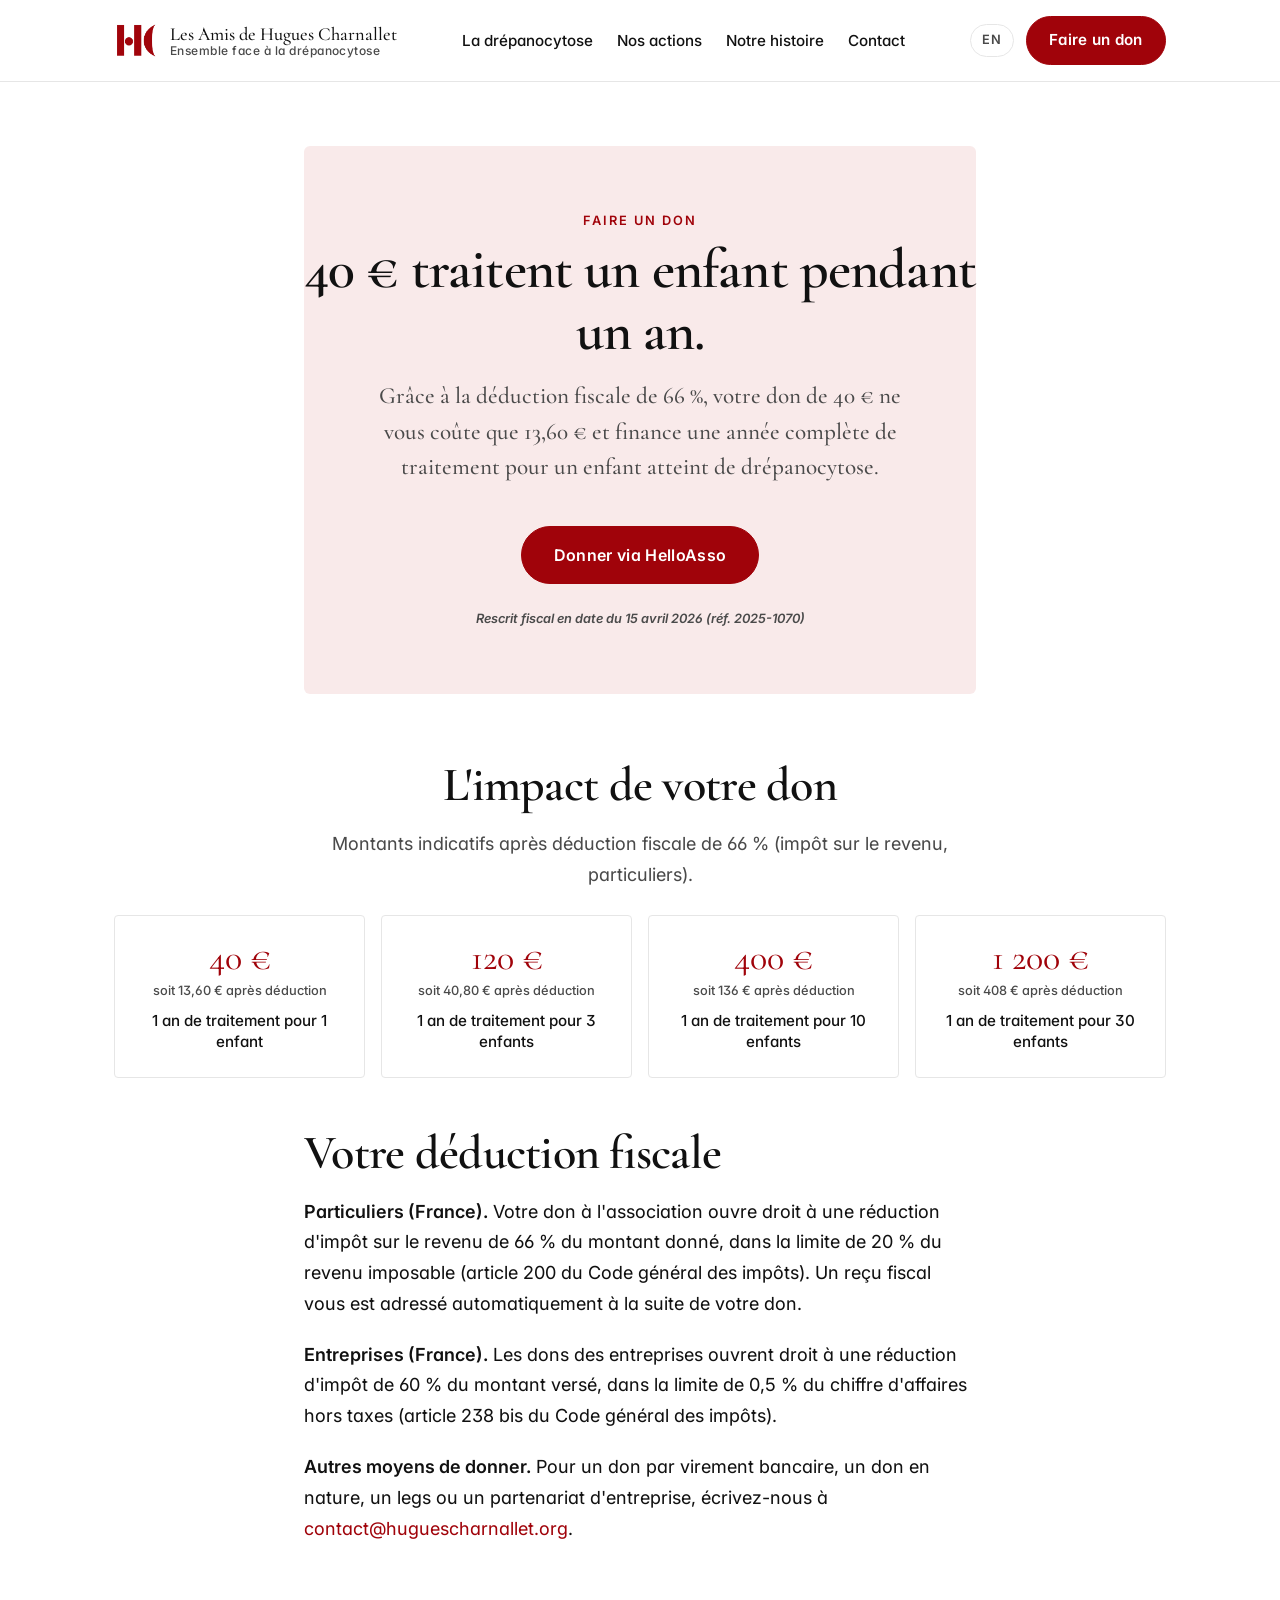
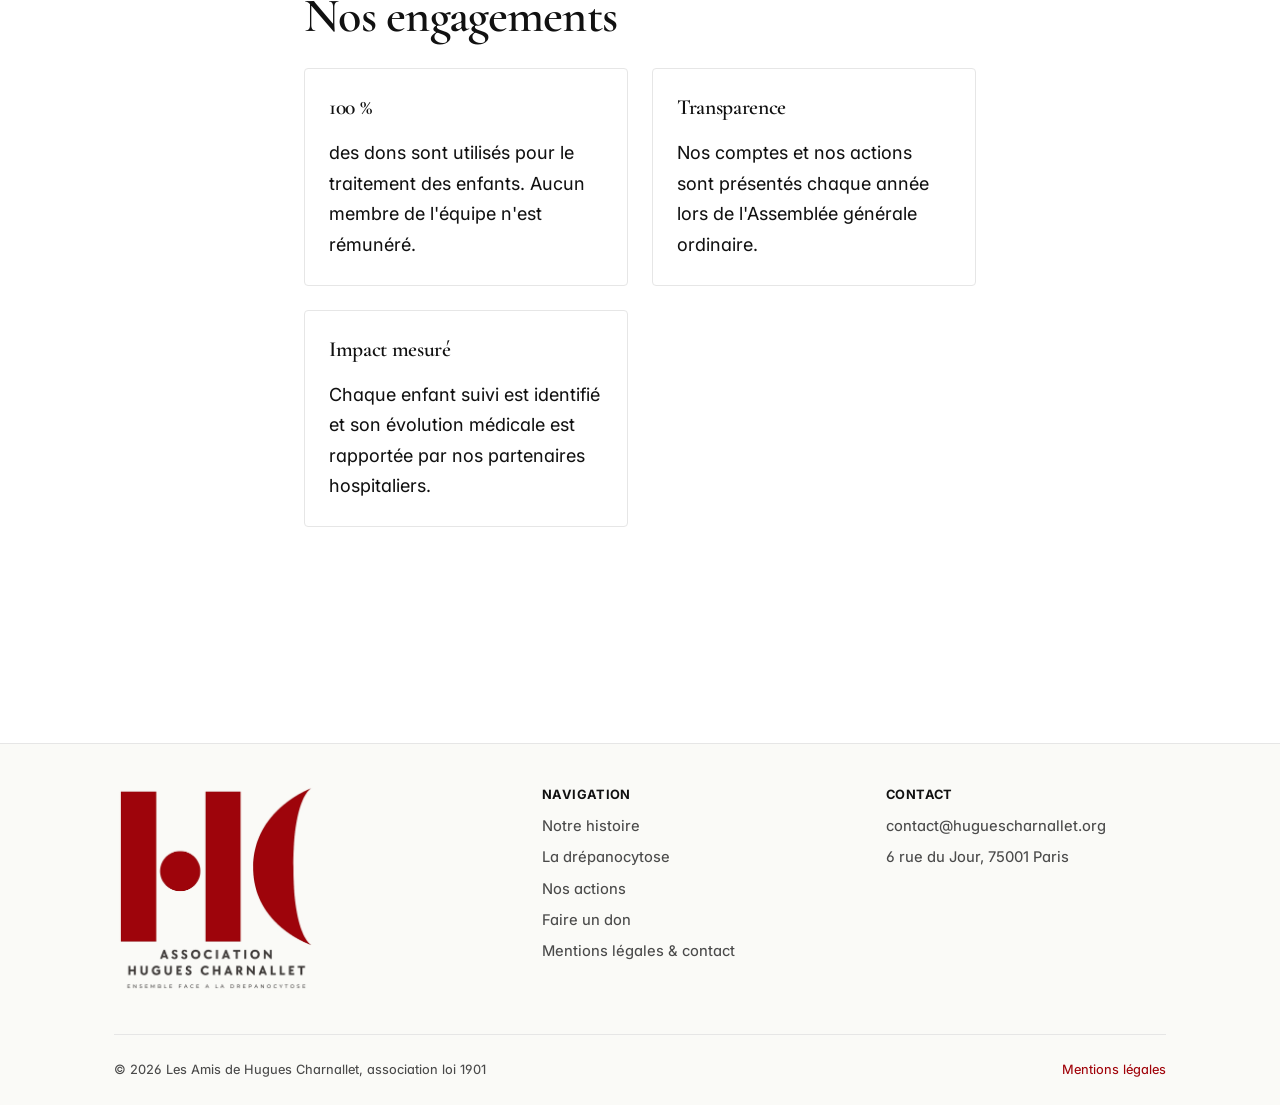
<file: faire-un-don.html>
<!doctype html>
<html lang="fr"
      data-title-fr="Faire un don — Les Amis de Hugues Charnallet"
      data-title-en="Donate — Friends of Hugues Charnallet">
<head>
  <meta charset="utf-8">
  <meta name="viewport" content="width=device-width, initial-scale=1">
  <title>Faire un don — Les Amis de Hugues Charnallet</title>
  <meta name="description" content="Faites un don pour financer le traitement d'enfants atteints de drépanocytose. 40 € par an suffisent à traiter un enfant, soit 13,60 € après déduction fiscale de 66 %.">
  <link rel="icon" type="image/png" href="assets/images/logo-mark.png">
  <link rel="preconnect" href="https://fonts.googleapis.com">
  <link rel="preconnect" href="https://fonts.gstatic.com" crossorigin>
  <link rel="stylesheet" href="https://fonts.googleapis.com/css2?family=Cormorant+Garamond:ital,wght@0,500;0,600;0,700;1,500&family=Inter:wght@400..700&display=swap">
  <link rel="stylesheet" href="assets/css/style.css">
</head>
<body>

<header class="site-header">
  <nav class="nav" aria-label="Navigation principale">
    <a class="brand" href="index.html">
      <img src="assets/images/logo-mark.png" alt="" aria-hidden="true">
      <span class="brand-text">
        <span class="brand-name">Les Amis de Hugues Charnallet</span>
        <span class="brand-tagline">
          <span data-lang="fr">Ensemble face à la drépanocytose</span>
          <span data-lang="en">Together against sickle cell disease</span>
        </span>
      </span>
    </a>
    <button class="nav-toggle" aria-label="Menu" aria-expanded="false">
      <svg viewBox="0 0 24 24" fill="none" stroke="currentColor" stroke-width="2" stroke-linecap="round"><line x1="4" y1="7" x2="20" y2="7"/><line x1="4" y1="12" x2="20" y2="12"/><line x1="4" y1="17" x2="20" y2="17"/></svg>
    </button>
    <ul class="nav-links">
      <li><a href="la-drepanocytose.html"><span data-lang="fr">La drépanocytose</span><span data-lang="en">Sickle cell disease</span></a></li>
      <li><a href="nos-actions.html"><span data-lang="fr">Nos actions</span><span data-lang="en">Our work</span></a></li>
      <li><a href="notre-histoire.html"><span data-lang="fr">Notre histoire</span><span data-lang="en">Our story</span></a></li>
      <li><a href="mentions-legales.html"><span data-lang="fr">Contact</span><span data-lang="en">Contact</span></a></li>
    </ul>
    <div class="nav-right">
      <button class="lang-toggle" type="button" aria-label="Switch to English">EN</button>
      <a class="cta-btn" href="faire-un-don.html"><span data-lang="fr">Faire un don</span><span data-lang="en">Donate</span></a>
    </div>
  </nav>
</header>

<main>
  <section class="container container--narrow">
    <div class="donate-hero">
      <span class="eyebrow">
        <span data-lang="fr">Faire un don</span><span data-lang="en">Donate</span>
      </span>
      <h1 style="margin-top: var(--space-1);">
        <span data-lang="fr">40&nbsp;€ traitent un enfant pendant un an.</span>
        <span data-lang="en">40&nbsp;€ treats one child for a whole year.</span>
      </h1>
      <p class="lead muted" style="max-width: 560px; margin: var(--space-2) auto var(--space-4);">
        <span data-lang="fr">Grâce à la déduction fiscale de 66&nbsp;%, votre don de 40&nbsp;€ ne vous coûte que 13,60&nbsp;€ et finance une année complète de traitement pour un enfant atteint de drépanocytose.</span>
        <span data-lang="en">Thanks to the 66&nbsp;% French tax deduction, your 40&nbsp;€ gift only costs you 13.60&nbsp;€ and fully funds a year of treatment for a child with sickle cell disease.</span>
      </p>
      <a class="cta-btn cta-btn--large" href="https://www.helloasso.com/associations/les-amis-de-hugues-charnallet/formulaires/2" target="_blank" rel="noopener">
        <span data-lang="fr">Donner via HelloAsso</span>
        <span data-lang="en">Donate through HelloAsso</span>
      </a>
      <p class="muted" style="font-size: 0.8rem; margin: var(--space-3) 0 0; font-style: italic; font-weight: 600;">
        <span data-lang="fr">Rescrit fiscal en date du 15 avril 2026 (réf.&nbsp;2025-1070)</span>
        <span data-lang="en">French tax ruling dated 15&nbsp;April 2026 (ref.&nbsp;2025-1070)</span>
      </p>
    </div>
  </section>

  <section class="container">
    <h2 class="center">
      <span data-lang="fr">L'impact de votre don</span>
      <span data-lang="en">Your impact</span>
    </h2>
    <p class="center muted" style="max-width: 640px; margin: 0 auto var(--space-3);">
      <span data-lang="fr">Montants indicatifs après déduction fiscale de 66&nbsp;% (impôt sur le revenu, particuliers).</span>
      <span data-lang="en">Indicative amounts after the 66&nbsp;% French income-tax deduction for individuals.</span>
    </p>
    <div class="donate-amounts">
      <div class="donate-amount">
        <div class="amount">40&nbsp;€</div>
        <div class="net">
          <span data-lang="fr">soit 13,60&nbsp;€ après déduction</span>
          <span data-lang="en">13.60&nbsp;€ after deduction</span>
        </div>
        <div class="impact">
          <span data-lang="fr">1 an de traitement pour 1 enfant</span>
          <span data-lang="en">1 year of treatment for 1 child</span>
        </div>
      </div>
      <div class="donate-amount">
        <div class="amount">120&nbsp;€</div>
        <div class="net">
          <span data-lang="fr">soit 40,80&nbsp;€ après déduction</span>
          <span data-lang="en">40.80&nbsp;€ after deduction</span>
        </div>
        <div class="impact">
          <span data-lang="fr">1 an de traitement pour 3 enfants</span>
          <span data-lang="en">1 year of treatment for 3 children</span>
        </div>
      </div>
      <div class="donate-amount">
        <div class="amount">400&nbsp;€</div>
        <div class="net">
          <span data-lang="fr">soit 136&nbsp;€ après déduction</span>
          <span data-lang="en">136&nbsp;€ after deduction</span>
        </div>
        <div class="impact">
          <span data-lang="fr">1 an de traitement pour 10 enfants</span>
          <span data-lang="en">1 year of treatment for 10 children</span>
        </div>
      </div>
      <div class="donate-amount">
        <div class="amount">1 200&nbsp;€</div>
        <div class="net">
          <span data-lang="fr">soit 408&nbsp;€ après déduction</span>
          <span data-lang="en">408&nbsp;€ after deduction</span>
        </div>
        <div class="impact">
          <span data-lang="fr">1 an de traitement pour 30 enfants</span>
          <span data-lang="en">1 year of treatment for 30 children</span>
        </div>
      </div>
    </div>
  </section>

  <section class="container container--narrow">
    <h2>
      <span data-lang="fr">Votre déduction fiscale</span>
      <span data-lang="en">Tax deduction</span>
    </h2>
    <div data-lang="fr">
      <p><strong>Particuliers (France).</strong> Votre don à l'association ouvre droit à une réduction d'impôt sur le revenu de 66&nbsp;% du montant donné, dans la limite de 20&nbsp;% du revenu imposable (article 200 du Code général des impôts). Un reçu fiscal vous est adressé automatiquement à la suite de votre don.</p>
      <p><strong>Entreprises (France).</strong> Les dons des entreprises ouvrent droit à une réduction d'impôt de 60&nbsp;% du montant versé, dans la limite de 0,5&nbsp;% du chiffre d'affaires hors taxes (article 238 bis du Code général des impôts).</p>
      <p><strong>Autres moyens de donner.</strong> Pour un don par virement bancaire, un don en nature, un legs ou un partenariat d'entreprise, écrivez-nous à <a href="mailto:contact@huguescharnallet.org">contact@huguescharnallet.org</a>.</p>
    </div>
    <div data-lang="en">
      <p><strong>Individuals (France).</strong> Your donation entitles you to a 66&nbsp;% income-tax reduction, up to 20&nbsp;% of taxable income (article 200, French General Tax Code). A tax receipt is sent to you automatically after your donation.</p>
      <p><strong>Companies (France).</strong> Corporate donations entitle the donor to a 60&nbsp;% tax reduction, up to 0.5&nbsp;% of revenue excluding tax (article 238 bis, French General Tax Code).</p>
      <p><strong>Other ways to give.</strong> For a bank transfer, an in-kind gift, a legacy or a corporate partnership, write to <a href="mailto:contact@huguescharnallet.org">contact@huguescharnallet.org</a>.</p>
    </div>
  </section>

  <section class="container container--narrow">
    <h2>
      <span data-lang="fr">Nos engagements</span>
      <span data-lang="en">Our commitments</span>
    </h2>
    <div class="cards">
      <article class="card">
        <h3>100&nbsp;%</h3>
        <p>
          <span data-lang="fr">des dons sont utilisés pour le traitement des enfants. Aucun membre de l'équipe n'est rémunéré.</span>
          <span data-lang="en">of donations go to treating the children. No one on the team is paid.</span>
        </p>
      </article>
      <article class="card">
        <h3>
          <span data-lang="fr">Transparence</span>
          <span data-lang="en">Transparency</span>
        </h3>
        <p>
          <span data-lang="fr">Nos comptes et nos actions sont présentés chaque année lors de l'Assemblée générale ordinaire.</span>
          <span data-lang="en">Our accounts and activities are presented each year at the Annual General Meeting.</span>
        </p>
      </article>
      <article class="card">
        <h3>
          <span data-lang="fr">Impact mesuré</span>
          <span data-lang="en">Measured impact</span>
        </h3>
        <p>
          <span data-lang="fr">Chaque enfant suivi est identifié et son évolution médicale est rapportée par nos partenaires hospitaliers.</span>
          <span data-lang="en">Each child is individually tracked and their medical progress is reported by our hospital partners.</span>
        </p>
      </article>
    </div>
  </section>
</main>

<footer class="site-footer">
  <div class="container">
    <div class="footer-grid">
      <div class="footer-brand">
        <img class="footer-logo" src="assets/images/logo-complet.png" alt="Association Les Amis de Hugues Charnallet — Ensemble face à la drépanocytose">
      </div>
      <div>
        <h4><span data-lang="fr">Navigation</span><span data-lang="en">Navigation</span></h4>
        <ul>
          <li><a href="notre-histoire.html"><span data-lang="fr">Notre histoire</span><span data-lang="en">Our story</span></a></li>
          <li><a href="la-drepanocytose.html"><span data-lang="fr">La drépanocytose</span><span data-lang="en">Sickle cell disease</span></a></li>
          <li><a href="nos-actions.html"><span data-lang="fr">Nos actions</span><span data-lang="en">Our work</span></a></li>
          <li><a href="faire-un-don.html"><span data-lang="fr">Faire un don</span><span data-lang="en">Donate</span></a></li>
          <li><a href="mentions-legales.html"><span data-lang="fr">Mentions légales &amp; contact</span><span data-lang="en">Legal &amp; contact</span></a></li>
        </ul>
      </div>
      <div>
        <h4>Contact</h4>
        <ul>
          <li><a href="mailto:contact@huguescharnallet.org">contact@huguescharnallet.org</a></li>
          <li class="muted">6 rue du Jour, 75001 Paris</li>
        </ul>
      </div>
    </div>
    <div class="footer-bottom">
      <span>© <span data-year>2026</span> Les Amis de Hugues Charnallet<span data-lang="fr">, association loi 1901</span><span data-lang="en">, French non-profit (loi 1901)</span></span>
      <span><a href="mentions-legales.html"><span data-lang="fr">Mentions légales</span><span data-lang="en">Legal notice</span></a></span>
    </div>
  </div>
</footer>

<script src="assets/js/main.js"></script>
</body>
</html>
</file>
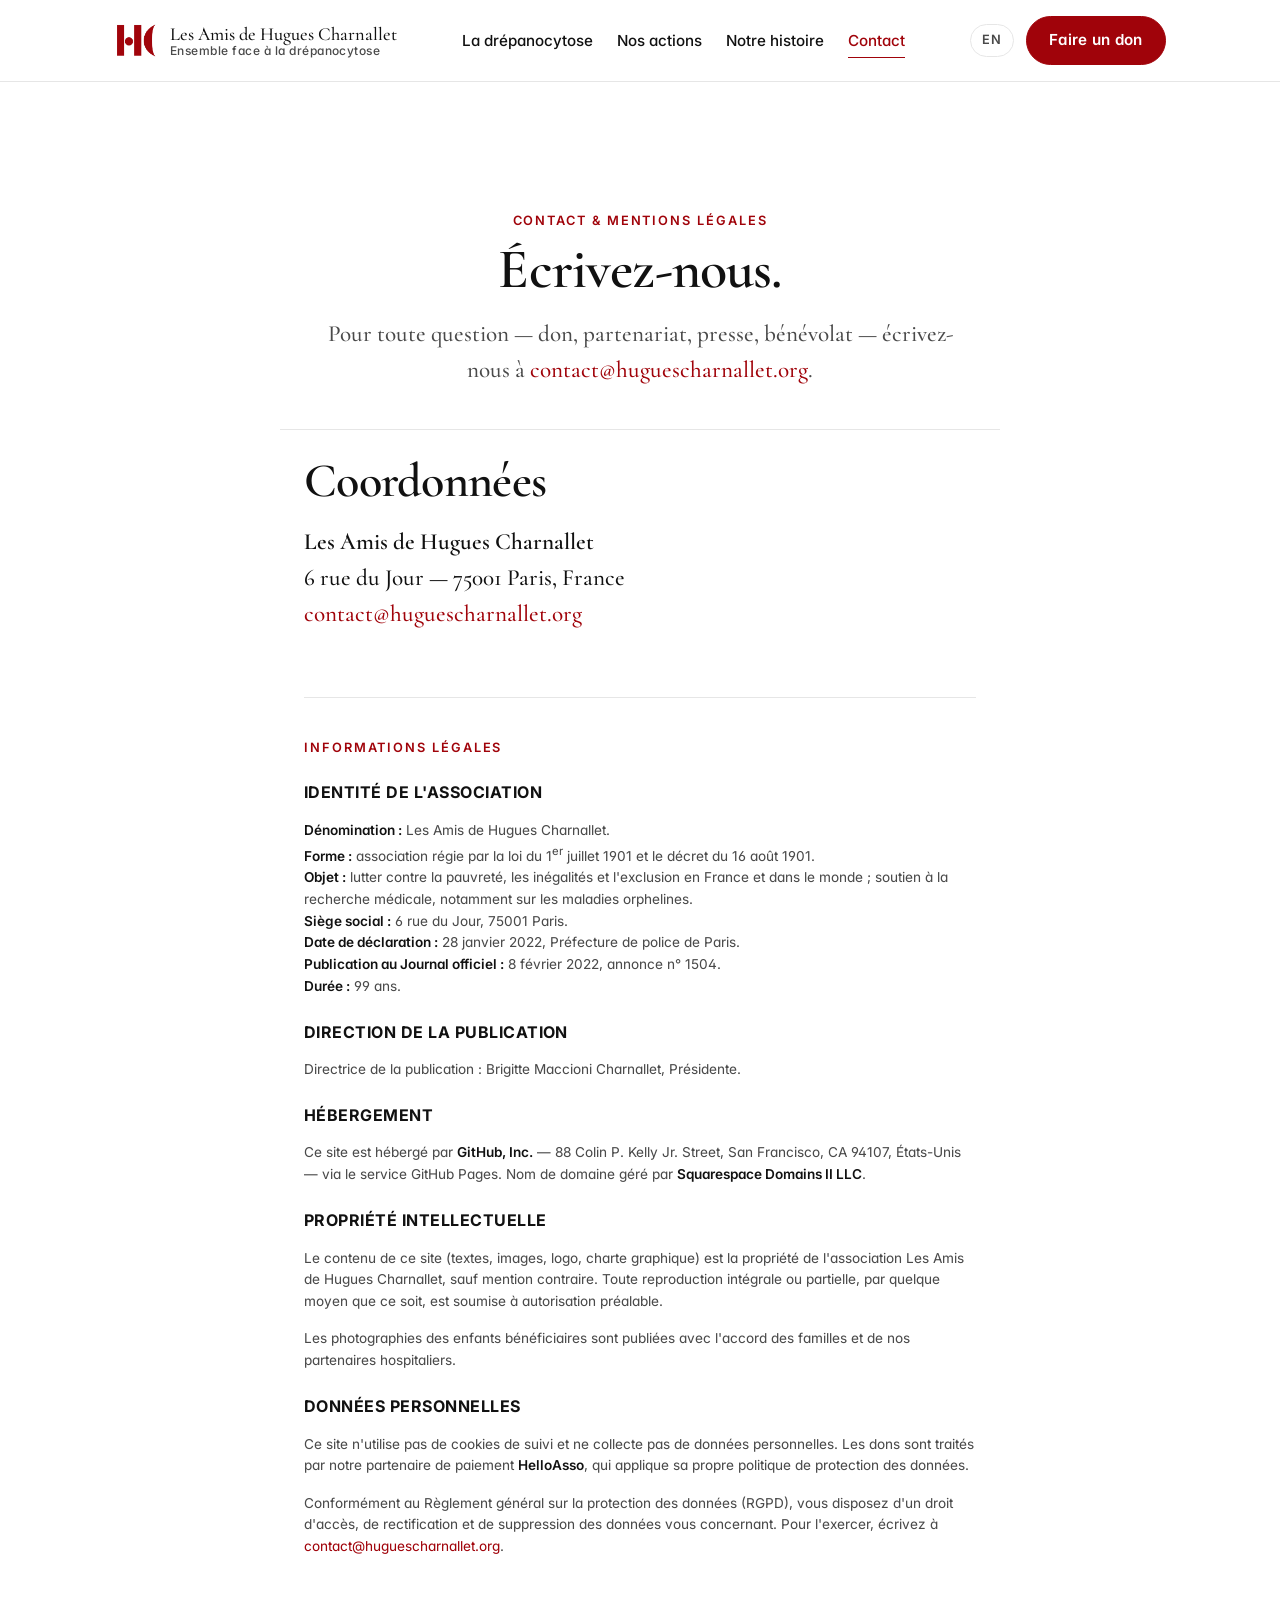
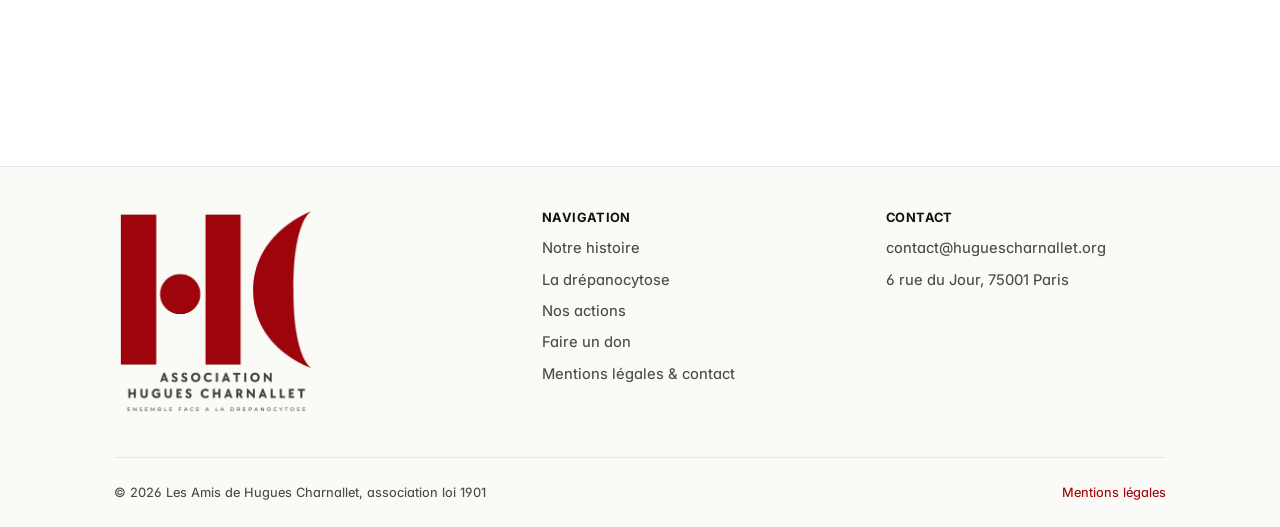
<file: mentions-legales.html>
<!doctype html>
<html lang="fr"
      data-title-fr="Mentions légales &amp; contact — Les Amis de Hugues Charnallet"
      data-title-en="Legal notice &amp; contact — Friends of Hugues Charnallet">
<head>
  <meta charset="utf-8">
  <meta name="viewport" content="width=device-width, initial-scale=1">
  <title>Mentions légales &amp; contact — Les Amis de Hugues Charnallet</title>
  <meta name="description" content="Mentions légales et coordonnées de l'association Les Amis de Hugues Charnallet.">
  <link rel="icon" type="image/png" href="assets/images/logo-mark.png">
  <link rel="preconnect" href="https://fonts.googleapis.com">
  <link rel="preconnect" href="https://fonts.gstatic.com" crossorigin>
  <link rel="stylesheet" href="https://fonts.googleapis.com/css2?family=Cormorant+Garamond:ital,wght@0,500;0,600;0,700;1,500&family=Inter:wght@400..700&display=swap">
  <link rel="stylesheet" href="assets/css/style.css">
</head>
<body>

<header class="site-header">
  <nav class="nav" aria-label="Navigation principale">
    <a class="brand" href="index.html">
      <img src="assets/images/logo-mark.png" alt="" aria-hidden="true">
      <span class="brand-text">
        <span class="brand-name">Les Amis de Hugues Charnallet</span>
        <span class="brand-tagline">
          <span data-lang="fr">Ensemble face à la drépanocytose</span>
          <span data-lang="en">Together against sickle cell disease</span>
        </span>
      </span>
    </a>
    <button class="nav-toggle" aria-label="Menu" aria-expanded="false">
      <svg viewBox="0 0 24 24" fill="none" stroke="currentColor" stroke-width="2" stroke-linecap="round"><line x1="4" y1="7" x2="20" y2="7"/><line x1="4" y1="12" x2="20" y2="12"/><line x1="4" y1="17" x2="20" y2="17"/></svg>
    </button>
    <ul class="nav-links">
      <li><a href="la-drepanocytose.html"><span data-lang="fr">La drépanocytose</span><span data-lang="en">Sickle cell disease</span></a></li>
      <li><a href="nos-actions.html"><span data-lang="fr">Nos actions</span><span data-lang="en">Our work</span></a></li>
      <li><a href="notre-histoire.html"><span data-lang="fr">Notre histoire</span><span data-lang="en">Our story</span></a></li>
      <li><a class="active" href="mentions-legales.html"><span data-lang="fr">Contact</span><span data-lang="en">Contact</span></a></li>
    </ul>
    <div class="nav-right">
      <button class="lang-toggle" type="button" aria-label="Switch to English">EN</button>
      <a class="cta-btn" href="faire-un-don.html"><span data-lang="fr">Faire un don</span><span data-lang="en">Donate</span></a>
    </div>
  </nav>
</header>

<main>
  <header class="page-header container container--narrow">
    <span class="eyebrow">
      <span data-lang="fr">Contact &amp; mentions légales</span>
      <span data-lang="en">Contact &amp; legal notice</span>
    </span>
    <h1>
      <span data-lang="fr">Écrivez-nous.</span>
      <span data-lang="en">Get in touch.</span>
    </h1>
    <p class="lead">
      <span data-lang="fr">Pour toute question — don, partenariat, presse, bénévolat —&nbsp;écrivez-nous à <a href="mailto:contact@huguescharnallet.org">contact@huguescharnallet.org</a>.</span>
      <span data-lang="en">For any question — donation, partnership, press, volunteering — please write to <a href="mailto:contact@huguescharnallet.org">contact@huguescharnallet.org</a>.</span>
    </p>
  </header>

  <section class="container container--narrow">
    <h2>
      <span data-lang="fr">Coordonnées</span>
      <span data-lang="en">Contact details</span>
    </h2>
    <p class="lead">
      <strong>Les Amis de Hugues Charnallet</strong><br>
      6 rue du Jour — 75001 Paris, France<br>
      <a href="mailto:contact@huguescharnallet.org">contact@huguescharnallet.org</a>
    </p>
  </section>

  <section class="container container--narrow legal-details">
    <div class="divider"></div>
    <p class="eyebrow">
      <span data-lang="fr">Informations légales</span>
      <span data-lang="en">Legal information</span>
    </p>

    <h3>
      <span data-lang="fr">Identité de l'association</span>
      <span data-lang="en">Legal identity</span>
    </h3>
    <div data-lang="fr">
      <p>
        <strong>Dénomination&nbsp;:</strong> Les Amis de Hugues Charnallet.<br>
        <strong>Forme&nbsp;:</strong> association régie par la loi du 1<sup>er</sup>&nbsp;juillet 1901 et le décret du 16 août 1901.<br>
        <strong>Objet&nbsp;:</strong> lutter contre la pauvreté, les inégalités et l'exclusion en France et dans le monde&nbsp;; soutien à la recherche médicale, notamment sur les maladies orphelines.<br>
        <strong>Siège social&nbsp;:</strong> 6 rue du Jour, 75001 Paris.<br>
        <strong>Date de déclaration&nbsp;:</strong> 28 janvier 2022, Préfecture de police de Paris.<br>
        <strong>Publication au Journal officiel&nbsp;:</strong> 8 février 2022, annonce n°&nbsp;1504.<br>
        <strong>Durée&nbsp;:</strong> 99 ans.
      </p>
    </div>
    <div data-lang="en">
      <p>
        <strong>Name:</strong> Les Amis de Hugues Charnallet.<br>
        <strong>Legal form:</strong> French non-profit association under the law of 1&nbsp;July 1901 and the decree of 16&nbsp;August 1901.<br>
        <strong>Purpose:</strong> fight poverty, inequality and exclusion in France and worldwide; support medical research, notably on orphan diseases.<br>
        <strong>Registered office:</strong> 6 rue du Jour, 75001 Paris, France.<br>
        <strong>Declaration date:</strong> 28 January 2022, Paris Prefecture of Police.<br>
        <strong>Published in Journal officiel:</strong> 8 February 2022, notice n° 1504.<br>
        <strong>Duration:</strong> 99 years.
      </p>
    </div>

    <h3>
      <span data-lang="fr">Direction de la publication</span>
      <span data-lang="en">Publication director</span>
    </h3>
    <p>
      <span data-lang="fr">Directrice de la publication&nbsp;: Brigitte Maccioni Charnallet, Présidente.</span>
      <span data-lang="en">Publication director: Brigitte Maccioni Charnallet, President.</span>
    </p>

    <h3>
      <span data-lang="fr">Hébergement</span>
      <span data-lang="en">Hosting</span>
    </h3>
    <div data-lang="fr">
      <p>Ce site est hébergé par <strong>GitHub, Inc.</strong> — 88 Colin P. Kelly Jr. Street, San Francisco, CA 94107, États-Unis — via le service GitHub&nbsp;Pages. Nom de domaine géré par <strong>Squarespace Domains II LLC</strong>.</p>
    </div>
    <div data-lang="en">
      <p>This website is hosted by <strong>GitHub, Inc.</strong> — 88 Colin P. Kelly Jr. Street, San Francisco, CA 94107, USA — through the GitHub Pages service. Domain name managed by <strong>Squarespace Domains II LLC</strong>.</p>
    </div>

    <h3>
      <span data-lang="fr">Propriété intellectuelle</span>
      <span data-lang="en">Intellectual property</span>
    </h3>
    <div data-lang="fr">
      <p>Le contenu de ce site (textes, images, logo, charte graphique) est la propriété de l'association Les Amis de Hugues Charnallet, sauf mention contraire. Toute reproduction intégrale ou partielle, par quelque moyen que ce soit, est soumise à autorisation préalable.</p>
      <p>Les photographies des enfants bénéficiaires sont publiées avec l'accord des familles et de nos partenaires hospitaliers.</p>
    </div>
    <div data-lang="en">
      <p>The content of this website (text, images, logo, design) is the property of the association Les Amis de Hugues Charnallet, unless otherwise stated. Any full or partial reproduction requires prior authorization.</p>
      <p>Photographs of beneficiary children are published with the consent of their families and our hospital partners.</p>
    </div>

    <h3>
      <span data-lang="fr">Données personnelles</span>
      <span data-lang="en">Personal data</span>
    </h3>
    <div data-lang="fr">
      <p>Ce site n'utilise pas de cookies de suivi et ne collecte pas de données personnelles. Les dons sont traités par notre partenaire de paiement <strong>HelloAsso</strong>, qui applique sa propre politique de protection des données.</p>
      <p>Conformément au Règlement général sur la protection des données (RGPD), vous disposez d'un droit d'accès, de rectification et de suppression des données vous concernant. Pour l'exercer, écrivez à <a href="mailto:contact@huguescharnallet.org">contact@huguescharnallet.org</a>.</p>
    </div>
    <div data-lang="en">
      <p>This website uses no tracking cookies and collects no personal data. Donations are processed by our payment partner <strong>HelloAsso</strong>, which applies its own data-protection policy.</p>
      <p>Under the European GDPR, you have the right to access, correct and delete your personal data. To exercise this right, write to <a href="mailto:contact@huguescharnallet.org">contact@huguescharnallet.org</a>.</p>
    </div>
  </section>
</main>

<footer class="site-footer">
  <div class="container">
    <div class="footer-grid">
      <div class="footer-brand">
        <img class="footer-logo" src="assets/images/logo-complet.png" alt="Association Les Amis de Hugues Charnallet — Ensemble face à la drépanocytose">
      </div>
      <div>
        <h4><span data-lang="fr">Navigation</span><span data-lang="en">Navigation</span></h4>
        <ul>
          <li><a href="notre-histoire.html"><span data-lang="fr">Notre histoire</span><span data-lang="en">Our story</span></a></li>
          <li><a href="la-drepanocytose.html"><span data-lang="fr">La drépanocytose</span><span data-lang="en">Sickle cell disease</span></a></li>
          <li><a href="nos-actions.html"><span data-lang="fr">Nos actions</span><span data-lang="en">Our work</span></a></li>
          <li><a href="faire-un-don.html"><span data-lang="fr">Faire un don</span><span data-lang="en">Donate</span></a></li>
          <li><a href="mentions-legales.html"><span data-lang="fr">Mentions légales &amp; contact</span><span data-lang="en">Legal &amp; contact</span></a></li>
        </ul>
      </div>
      <div>
        <h4>Contact</h4>
        <ul>
          <li><a href="mailto:contact@huguescharnallet.org">contact@huguescharnallet.org</a></li>
          <li class="muted">6 rue du Jour, 75001 Paris</li>
        </ul>
      </div>
    </div>
    <div class="footer-bottom">
      <span>© <span data-year>2026</span> Les Amis de Hugues Charnallet<span data-lang="fr">, association loi 1901</span><span data-lang="en">, French non-profit (loi 1901)</span></span>
      <span><a href="mentions-legales.html"><span data-lang="fr">Mentions légales</span><span data-lang="en">Legal notice</span></a></span>
    </div>
  </div>
</footer>

<script src="assets/js/main.js"></script>
</body>
</html>
</file>
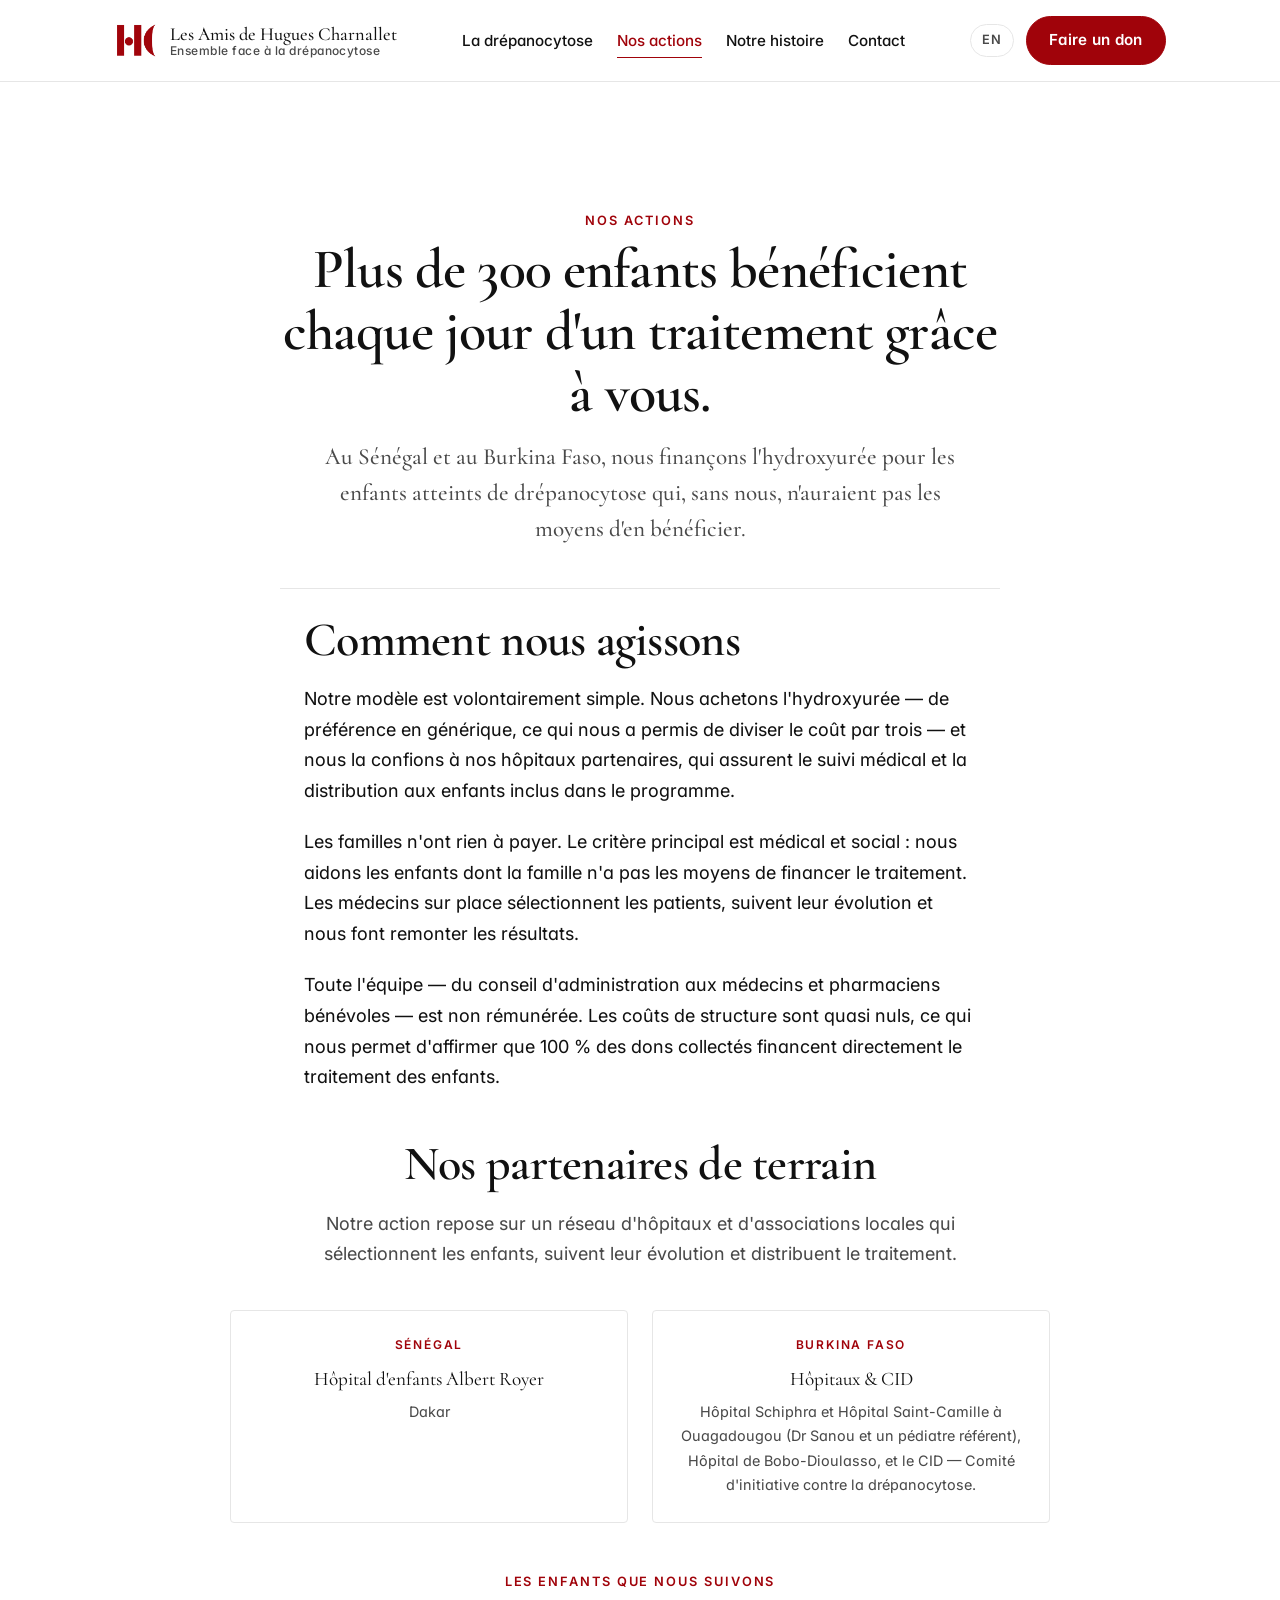
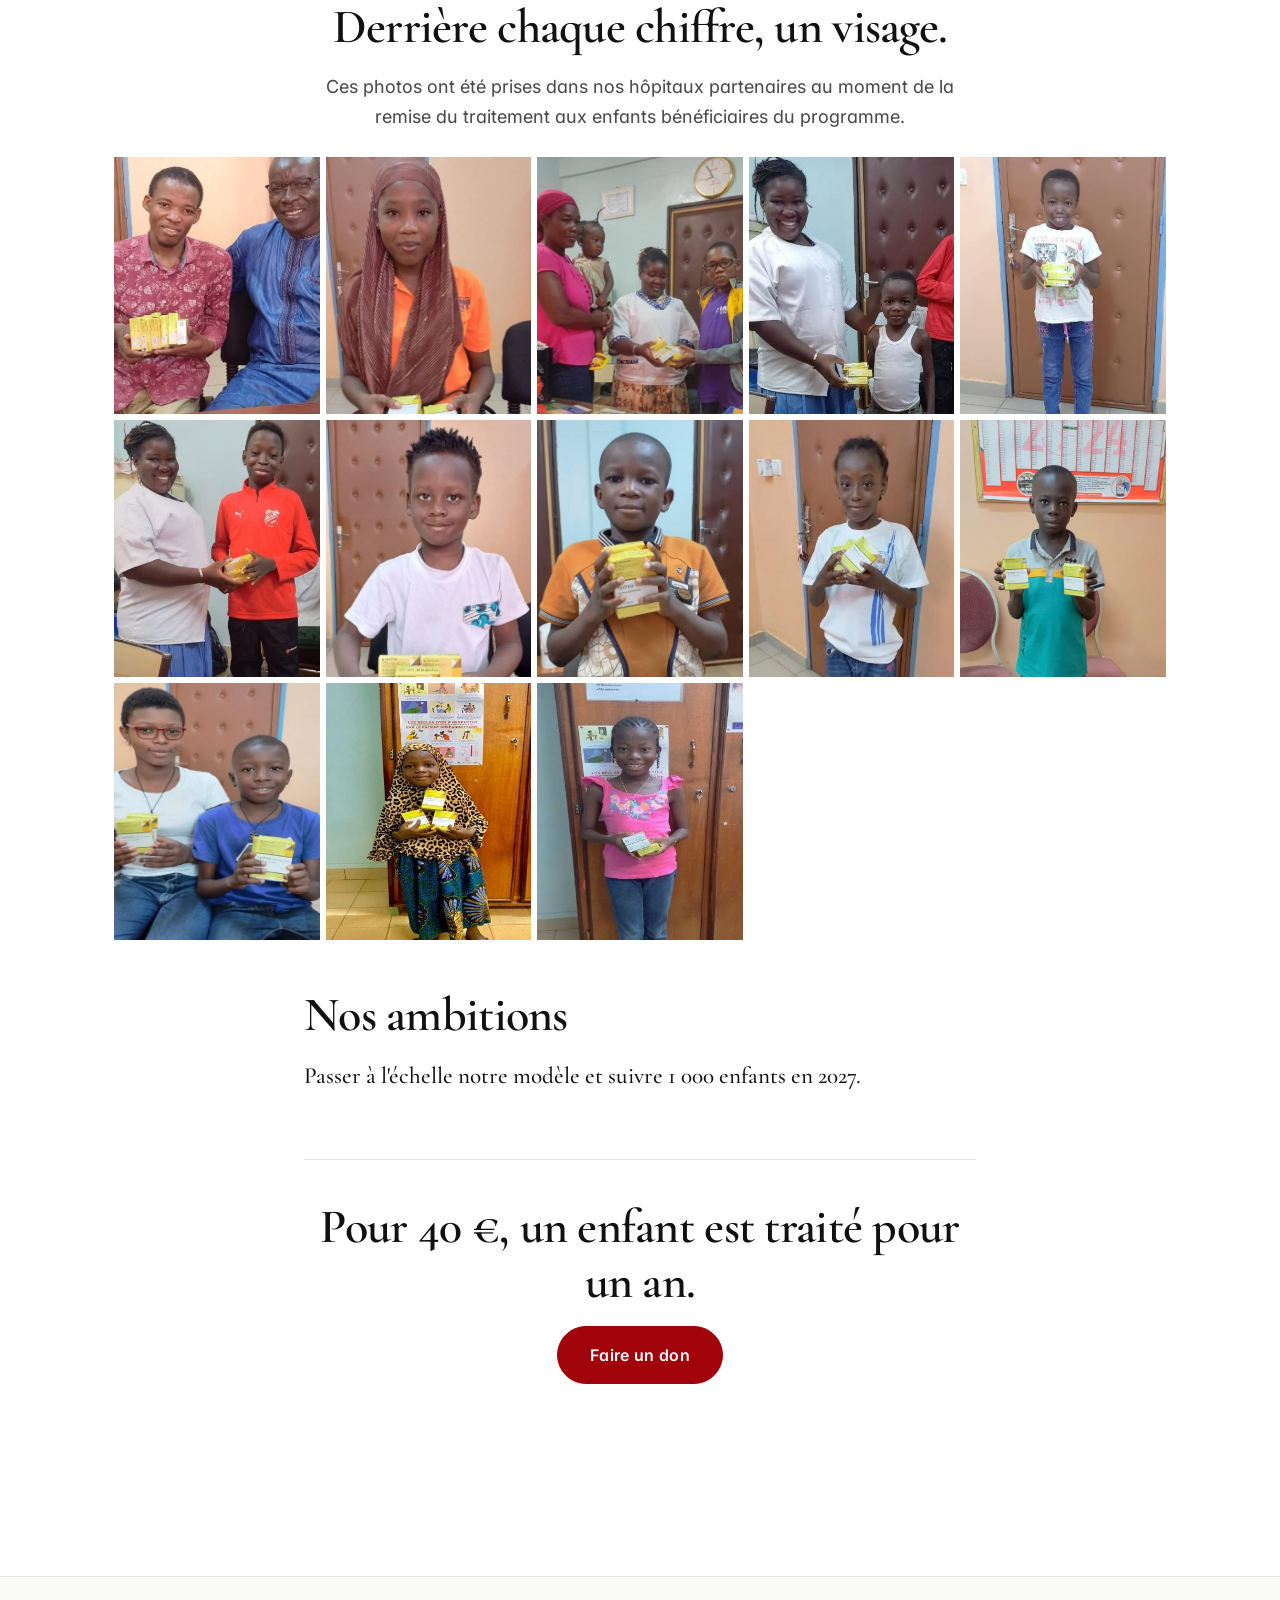
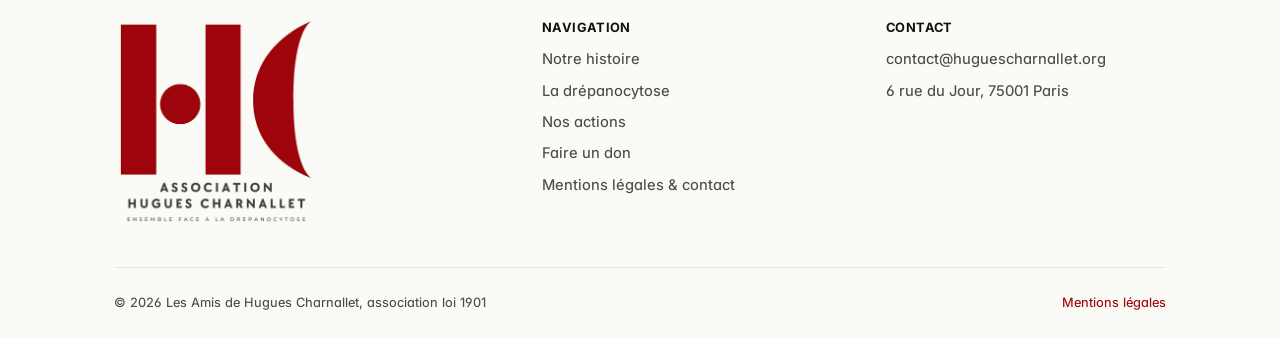
<file: nos-actions.html>
<!doctype html>
<html lang="fr"
      data-title-fr="Nos actions — Les Amis de Hugues Charnallet"
      data-title-en="Our work — Friends of Hugues Charnallet">
<head>
  <meta charset="utf-8">
  <meta name="viewport" content="width=device-width, initial-scale=1">
  <title>Nos actions — Les Amis de Hugues Charnallet</title>
  <meta name="description" content="Plus de 300 enfants traités chaque jour au Sénégal et au Burkina Faso en partenariat avec les hôpitaux Albert Royer, Schiphra et Saint-Camille.">
  <link rel="icon" type="image/png" href="assets/images/logo-mark.png">
  <link rel="preconnect" href="https://fonts.googleapis.com">
  <link rel="preconnect" href="https://fonts.gstatic.com" crossorigin>
  <link rel="stylesheet" href="https://fonts.googleapis.com/css2?family=Cormorant+Garamond:ital,wght@0,500;0,600;0,700;1,500&family=Inter:wght@400..700&display=swap">
  <link rel="stylesheet" href="assets/css/style.css">
</head>
<body>

<header class="site-header">
  <nav class="nav" aria-label="Navigation principale">
    <a class="brand" href="index.html">
      <img src="assets/images/logo-mark.png" alt="" aria-hidden="true">
      <span class="brand-text">
        <span class="brand-name">Les Amis de Hugues Charnallet</span>
        <span class="brand-tagline">
          <span data-lang="fr">Ensemble face à la drépanocytose</span>
          <span data-lang="en">Together against sickle cell disease</span>
        </span>
      </span>
    </a>
    <button class="nav-toggle" aria-label="Menu" aria-expanded="false">
      <svg viewBox="0 0 24 24" fill="none" stroke="currentColor" stroke-width="2" stroke-linecap="round"><line x1="4" y1="7" x2="20" y2="7"/><line x1="4" y1="12" x2="20" y2="12"/><line x1="4" y1="17" x2="20" y2="17"/></svg>
    </button>
    <ul class="nav-links">
      <li><a href="la-drepanocytose.html"><span data-lang="fr">La drépanocytose</span><span data-lang="en">Sickle cell disease</span></a></li>
      <li><a class="active" href="nos-actions.html"><span data-lang="fr">Nos actions</span><span data-lang="en">Our work</span></a></li>
      <li><a href="notre-histoire.html"><span data-lang="fr">Notre histoire</span><span data-lang="en">Our story</span></a></li>
      <li><a href="mentions-legales.html"><span data-lang="fr">Contact</span><span data-lang="en">Contact</span></a></li>
    </ul>
    <div class="nav-right">
      <button class="lang-toggle" type="button" aria-label="Switch to English">EN</button>
      <a class="cta-btn" href="faire-un-don.html"><span data-lang="fr">Faire un don</span><span data-lang="en">Donate</span></a>
    </div>
  </nav>
</header>

<main>
  <header class="page-header container container--narrow">
    <span class="eyebrow">
      <span data-lang="fr">Nos actions</span><span data-lang="en">Our work</span>
    </span>
    <h1>
      <span data-lang="fr">Plus de 300 enfants bénéficient chaque jour d'un traitement grâce à vous.</span>
      <span data-lang="en">More than 300 children receive treatment every day thanks to you.</span>
    </h1>
    <p class="lead">
      <span data-lang="fr">Au Sénégal et au Burkina Faso, nous finançons l'hydroxyurée pour les enfants atteints de drépanocytose qui, sans nous, n'auraient pas les moyens d'en bénéficier.</span>
      <span data-lang="en">In Senegal and Burkina Faso, we fund hydroxyurea for children with sickle cell disease who would otherwise have no way to afford it.</span>
    </p>
  </header>

  <section class="container container--narrow">
    <h2>
      <span data-lang="fr">Comment nous agissons</span>
      <span data-lang="en">How we operate</span>
    </h2>
    <div data-lang="fr">
      <p>Notre modèle est volontairement simple. Nous achetons l'hydroxyurée — de préférence en générique, ce qui nous a permis de diviser le coût par trois — et nous la confions à nos hôpitaux partenaires, qui assurent le suivi médical et la distribution aux enfants inclus dans le programme.</p>
      <p>Les familles n'ont rien à payer. Le critère principal est médical et social : nous aidons les enfants dont la famille n'a pas les moyens de financer le traitement. Les médecins sur place sélectionnent les patients, suivent leur évolution et nous font remonter les résultats.</p>
      <p>Toute l'équipe — du conseil d'administration aux médecins et pharmaciens bénévoles — est non rémunérée. Les coûts de structure sont quasi nuls, ce qui nous permet d'affirmer que 100&nbsp;% des dons collectés financent directement le traitement des enfants.</p>
    </div>
    <div data-lang="en">
      <p>Our model is deliberately simple. We purchase hydroxyurea — preferably generic, which has let us cut the cost by a factor of three — and entrust it to our partner hospitals, who handle medical follow-up and distribution to the children in the program.</p>
      <p>Families pay nothing. Selection criteria are medical and social: we help children whose families cannot afford the treatment. Doctors on site select patients, track their progress and report back.</p>
      <p>The entire team — from the board to the volunteer doctors and pharmacists — is unpaid. Overhead is close to zero, which is why we can commit that 100&nbsp;% of donations directly fund children's treatment.</p>
    </div>
  </section>

  <section class="container">
    <h2 class="center">
      <span data-lang="fr">Nos partenaires de terrain</span>
      <span data-lang="en">Our local partners</span>
    </h2>
    <p class="center muted" style="max-width: 640px; margin: 0 auto var(--space-4);">
      <span data-lang="fr">Notre action repose sur un réseau d'hôpitaux et d'associations locales qui sélectionnent les enfants, suivent leur évolution et distribuent le traitement.</span>
      <span data-lang="en">Our work relies on a network of hospitals and local associations that select the children, track their progress and distribute the treatment.</span>
    </p>
    <div class="partners partners--two">
      <article class="partner">
        <div class="country">Sénégal</div>
        <div class="name">Hôpital d'enfants Albert Royer</div>
        <div class="city">Dakar</div>
      </article>
      <article class="partner">
        <div class="country">Burkina Faso</div>
        <div class="name">
          <span data-lang="fr">Hôpitaux &amp; CID</span>
          <span data-lang="en">Hospitals &amp; CID</span>
        </div>
        <div class="city">
          <span data-lang="fr">Hôpital Schiphra et Hôpital Saint-Camille à Ouagadougou (Dr Sanou et un pédiatre référent), Hôpital de Bobo-Dioulasso, et le CID — Comité d'initiative contre la drépanocytose.</span>
          <span data-lang="en">Schiphra and Saint-Camille hospitals in Ouagadougou (Dr Sanou and a referring pediatrician), Bobo-Dioulasso hospital, and the CID — Comité d'initiative contre la drépanocytose.</span>
        </div>
      </article>
    </div>
  </section>

  <section class="container">
    <span class="eyebrow center" style="display:block; text-align:center;">
      <span data-lang="fr">Les enfants que nous suivons</span>
      <span data-lang="en">The children we support</span>
    </span>
    <h2 class="center">
      <span data-lang="fr">Derrière chaque chiffre, un visage.</span>
      <span data-lang="en">Behind every number, a face.</span>
    </h2>
    <p class="center muted" style="max-width: 640px; margin: 0 auto var(--space-3);">
      <span data-lang="fr">Ces photos ont été prises dans nos hôpitaux partenaires au moment de la remise du traitement aux enfants bénéficiaires du programme.</span>
      <span data-lang="en">These photos were taken at our partner hospitals when treatment was handed over to the children enrolled in the program.</span>
    </p>

    <div class="gallery" id="gallery-beneficiaires">
      <!--
        Place 13 beneficiary photos in assets/images/beneficiaires/
        named 01.jpg … 13.jpg (any extension works; adjust below).
        Missing files show a placeholder.
      -->
            <figure><img src="assets/images/beneficiaires/image1.jpg" alt="Enfant bénéficiaire du programme" loading="lazy" onerror="this.parentNode.innerHTML='&lt;div class=\'gallery-placeholder\'&gt;01&lt;/div&gt;'"></figure>
      <figure><img src="assets/images/beneficiaires/image2.jpg" alt="Enfant bénéficiaire du programme" loading="lazy" onerror="this.parentNode.innerHTML='&lt;div class=\'gallery-placeholder\'&gt;02&lt;/div&gt;'"></figure>
      <figure><img src="assets/images/beneficiaires/image3.jpg" alt="Enfant bénéficiaire du programme" loading="lazy" onerror="this.parentNode.innerHTML='&lt;div class=\'gallery-placeholder\'&gt;03&lt;/div&gt;'"></figure>
      <figure><img src="assets/images/beneficiaires/image4.jpg" alt="Enfant bénéficiaire du programme" loading="lazy" onerror="this.parentNode.innerHTML='&lt;div class=\'gallery-placeholder\'&gt;04&lt;/div&gt;'"></figure>
      <figure><img src="assets/images/beneficiaires/image5.jpg" alt="Enfant bénéficiaire du programme" loading="lazy" onerror="this.parentNode.innerHTML='&lt;div class=\'gallery-placeholder\'&gt;05&lt;/div&gt;'"></figure>
      <figure><img src="assets/images/beneficiaires/image6.jpg" alt="Enfant bénéficiaire du programme" loading="lazy" onerror="this.parentNode.innerHTML='&lt;div class=\'gallery-placeholder\'&gt;06&lt;/div&gt;'"></figure>
      <figure><img src="assets/images/beneficiaires/image7.jpg" alt="Enfant bénéficiaire du programme" loading="lazy" onerror="this.parentNode.innerHTML='&lt;div class=\'gallery-placeholder\'&gt;07&lt;/div&gt;'"></figure>
      <figure><img src="assets/images/beneficiaires/image8.jpg" alt="Enfant bénéficiaire du programme" loading="lazy" onerror="this.parentNode.innerHTML='&lt;div class=\'gallery-placeholder\'&gt;08&lt;/div&gt;'"></figure>
      <figure><img src="assets/images/beneficiaires/image9.jpg" alt="Enfant bénéficiaire du programme" loading="lazy" onerror="this.parentNode.innerHTML='&lt;div class=\'gallery-placeholder\'&gt;09&lt;/div&gt;'"></figure>
      <figure><img src="assets/images/beneficiaires/image10.jpg" alt="Enfant bénéficiaire du programme" loading="lazy" onerror="this.parentNode.innerHTML='&lt;div class=\'gallery-placeholder\'&gt;10&lt;/div&gt;'"></figure>
      <figure><img src="assets/images/beneficiaires/image11.jpg" alt="Enfant bénéficiaire du programme" loading="lazy" onerror="this.parentNode.innerHTML='&lt;div class=\'gallery-placeholder\'&gt;11&lt;/div&gt;'"></figure>
      <figure><img src="assets/images/beneficiaires/image12.jpg" alt="Enfant bénéficiaire du programme" loading="lazy" onerror="this.parentNode.innerHTML='&lt;div class=\'gallery-placeholder\'&gt;12&lt;/div&gt;'"></figure>
      <figure><img src="assets/images/beneficiaires/image13.jpg" alt="Enfant bénéficiaire du programme" loading="lazy" onerror="this.parentNode.innerHTML='&lt;div class=\'gallery-placeholder\'&gt;13&lt;/div&gt;'"></figure>
    </div>
  </section>

  <section class="container container--narrow">
    <h2>
      <span data-lang="fr">Nos ambitions</span>
      <span data-lang="en">Our ambitions</span>
    </h2>
    <p class="lead">
      <span data-lang="fr">Passer à l'échelle notre modèle et suivre 1&nbsp;000 enfants en 2027.</span>
      <span data-lang="en">Scale up our model and treat 1,000 children by 2027.</span>
    </p>
  </section>

  <section class="container container--narrow center">
    <div class="divider"></div>
    <h2>
      <span data-lang="fr">Pour 40&nbsp;€, un enfant est traité pour un an.</span>
      <span data-lang="en">For 40&nbsp;€, a child is treated for a full year.</span>
    </h2>
    <a class="cta-btn cta-btn--large" href="faire-un-don.html">
      <span data-lang="fr">Faire un don</span><span data-lang="en">Donate</span>
    </a>
  </section>
</main>

<footer class="site-footer">
  <div class="container">
    <div class="footer-grid">
      <div class="footer-brand">
        <img class="footer-logo" src="assets/images/logo-complet.png" alt="Association Les Amis de Hugues Charnallet — Ensemble face à la drépanocytose">
      </div>
      <div>
        <h4><span data-lang="fr">Navigation</span><span data-lang="en">Navigation</span></h4>
        <ul>
          <li><a href="notre-histoire.html"><span data-lang="fr">Notre histoire</span><span data-lang="en">Our story</span></a></li>
          <li><a href="la-drepanocytose.html"><span data-lang="fr">La drépanocytose</span><span data-lang="en">Sickle cell disease</span></a></li>
          <li><a href="nos-actions.html"><span data-lang="fr">Nos actions</span><span data-lang="en">Our work</span></a></li>
          <li><a href="faire-un-don.html"><span data-lang="fr">Faire un don</span><span data-lang="en">Donate</span></a></li>
          <li><a href="mentions-legales.html"><span data-lang="fr">Mentions légales &amp; contact</span><span data-lang="en">Legal &amp; contact</span></a></li>
        </ul>
      </div>
      <div>
        <h4>Contact</h4>
        <ul>
          <li><a href="mailto:contact@huguescharnallet.org">contact@huguescharnallet.org</a></li>
          <li class="muted">6 rue du Jour, 75001 Paris</li>
        </ul>
      </div>
    </div>
    <div class="footer-bottom">
      <span>© <span data-year>2026</span> Les Amis de Hugues Charnallet<span data-lang="fr">, association loi 1901</span><span data-lang="en">, French non-profit (loi 1901)</span></span>
      <span><a href="mentions-legales.html"><span data-lang="fr">Mentions légales</span><span data-lang="en">Legal notice</span></a></span>
    </div>
  </div>
</footer>

<script src="assets/js/main.js"></script>
</body>
</html>
</file>
<file: assets/css/style.css>
/* =========================================================
   Association Les Amis de Hugues Charnallet
   Minimal, elegant stylesheet
   Brand red sampled from logo: #A0030A
   ========================================================= */

:root {
  --red: #A0030A;
  --red-dark: #7a0208;
  --red-soft: #f9eaea;
  --ink: #111111;
  --ink-muted: #4a4a4a;
  --line: #e6e6e6;
  --bg: #ffffff;
  --bg-soft: #fafaf7;
  --max: 1100px;
  --max-narrow: 720px;

  --serif: "Cormorant Garamond", "EB Garamond", Georgia, "Times New Roman", serif;
  --sans: "Inter", -apple-system, BlinkMacSystemFont, "Segoe UI", Helvetica, Arial, sans-serif;

  --space-1: 0.5rem;
  --space-2: 1rem;
  --space-3: 1.5rem;
  --space-4: 2.5rem;
  --space-5: 4rem;
  --space-6: 6rem;
}

/* --- Reset --- */
*, *::before, *::after { box-sizing: border-box; }
html { scroll-behavior: smooth; -webkit-text-size-adjust: 100%; }
body {
  margin: 0;
  font-family: var(--sans);
  font-size: 18px;
  font-weight: 420;
  line-height: 1.7;
  color: var(--ink);
  background: var(--bg);
  -webkit-font-smoothing: antialiased;
  -moz-osx-font-smoothing: grayscale;
  text-rendering: optimizeLegibility;
  font-feature-settings: "kern", "liga", "calt", "ss01", "cv11";
}
img { max-width: 100%; height: auto; display: block; }
a { color: var(--red); text-decoration: none; }
a:hover { text-decoration: underline; }
button { font: inherit; cursor: pointer; }

/* --- Typography --- */
h1, h2, h3, h4 {
  font-family: var(--serif);
  font-weight: 600;
  color: var(--ink);
  letter-spacing: -0.015em;
  margin: 0 0 var(--space-2);
}
h1 { font-size: clamp(2.25rem, 5vw, 3.5rem); line-height: 1.1; font-weight: 600; }
h2 { font-size: clamp(2rem, 4.4vw, 3rem); line-height: 1.15; margin-top: var(--space-3); font-weight: 600; }
.eyebrow + h2 { margin-top: 0.25rem; }
h3 { font-size: 1.35rem; line-height: 1.35; margin-top: var(--space-3); font-weight: 600; }
h4 { font-size: 1.05rem; font-family: var(--sans); font-weight: 700; letter-spacing: 0.03em; text-transform: uppercase; color: var(--ink); }

p { margin: 0 0 1.15em; }
strong { font-weight: 600; color: var(--ink); }

.lead {
  font-family: var(--serif);
  font-size: 1.45rem;
  line-height: 1.55;
  font-weight: 500;
  color: var(--ink);
  margin-bottom: var(--space-3);
}
.eyebrow {
  font-size: 0.8rem;
  font-weight: 600;
  letter-spacing: 0.15em;
  text-transform: uppercase;
  color: var(--red);
  margin-bottom: var(--space-1);
  display: block;
}

/* --- Layout --- */
.container { max-width: var(--max); margin: 0 auto; padding: 0 var(--space-3); }
.container--narrow { max-width: var(--max-narrow); }
main { padding: var(--space-5) 0 var(--space-6); }
section { display: flow-root; }
section + section { margin-top: 5rem; }

/* Give red eyebrow titles extra breathing room at the top of a section */
.eyebrow { margin-top: 3rem; }
.hero .eyebrow,
.page-header .eyebrow,
.donate-hero .eyebrow,
.legal-details .eyebrow { margin-top: 0; }

/* --- Header / Nav --- */
.site-header {
  position: sticky;
  top: 0;
  background: rgba(255, 255, 255, 0.96);
  backdrop-filter: saturate(180%) blur(10px);
  -webkit-backdrop-filter: saturate(180%) blur(10px);
  border-bottom: 1px solid var(--line);
  z-index: 50;
}
.nav {
  display: flex;
  align-items: center;
  justify-content: space-between;
  padding: var(--space-2) var(--space-3);
  max-width: var(--max);
  margin: 0 auto;
  gap: var(--space-3);
}
.brand {
  display: flex;
  align-items: center;
  gap: 0.75rem;
  color: var(--ink);
}
.brand:hover { text-decoration: none; }
.brand img { width: 44px; height: 44px; object-fit: contain; }
.brand-text { display: flex; flex-direction: column; line-height: 1.1; }
.brand-name {
  font-family: var(--serif);
  font-size: 1.15rem;
  font-weight: 500;
  color: var(--ink);
}
.brand-tagline {
  font-size: 0.75rem;
  font-weight: 500;
  color: var(--ink-muted);
  letter-spacing: 0.04em;
}

.nav-links {
  display: flex;
  gap: var(--space-3);
  align-items: center;
  list-style: none;
  margin: 0; padding: 0;
}
.nav-links a {
  color: var(--ink);
  font-size: 0.95rem;
  font-weight: 500;
  padding: 0.25rem 0;
  position: relative;
}
.nav-links a:hover { color: var(--red); text-decoration: none; }
.nav-links a.active { color: var(--red); }
.nav-links a.active::after {
  content: "";
  position: absolute;
  left: 0; right: 0; bottom: -4px;
  height: 1px;
  background: var(--red);
}

.nav-right { display: flex; align-items: center; gap: 0.75rem; }
.lang-toggle {
  background: transparent;
  border: 1px solid var(--line);
  border-radius: 999px;
  padding: 0.3rem 0.7rem;
  font-size: 0.8rem;
  font-weight: 600;
  letter-spacing: 0.05em;
  color: var(--ink-muted);
}
.lang-toggle:hover { border-color: var(--red); color: var(--red); }

.cta-btn {
  display: inline-block;
  background: var(--red);
  color: #fff;
  padding: 0.65rem 1.4rem;
  border-radius: 999px;
  font-weight: 600;
  font-size: 0.95rem;
  letter-spacing: 0.02em;
  border: 1px solid var(--red);
  transition: background 0.15s, transform 0.1s;
}
.cta-btn:hover { background: var(--red-dark); color: #fff; text-decoration: none; }
.cta-btn:active { transform: translateY(1px); }
.cta-btn--ghost {
  background: transparent;
  color: var(--red);
}
.cta-btn--ghost:hover { background: var(--red-soft); color: var(--red); }
.cta-btn--large { padding: 0.9rem 2rem; font-size: 1rem; }

/* --- Mobile nav --- */
.nav-toggle {
  display: none;
  background: none;
  border: 0;
  padding: 0.5rem;
  color: var(--ink);
}
.nav-toggle svg { width: 24px; height: 24px; }

@media (max-width: 820px) {
  .nav-toggle { display: block; }
  .nav-links {
    position: absolute;
    top: 100%; left: 0; right: 0;
    flex-direction: column;
    background: #fff;
    border-bottom: 1px solid var(--line);
    padding: var(--space-2) var(--space-3);
    gap: var(--space-2);
    display: none;
    align-items: flex-start;
  }
  .nav-links.open { display: flex; }
  .nav-right .cta-btn { display: none; }
}

/* --- Hero --- */
.hero {
  padding: var(--space-3) 0 var(--space-3);
  text-align: center;
  max-width: 820px;
  margin: 0 auto;
}
.hero h1 { margin-bottom: var(--space-3); }
.hero .lead { max-width: 640px; margin: 0 auto var(--space-3); color: var(--ink-muted); }
.lead-emphasis {
  font-family: var(--serif);
  font-style: italic;
  font-size: clamp(1.5rem, 2.6vw, 1.85rem);
  line-height: 1.35;
  color: var(--red);
  font-weight: 700;
  max-width: 560px;
  margin: 0 auto;
  text-align: center;
}
.hero-cta { display: inline-flex; gap: var(--space-2); flex-wrap: wrap; justify-content: center; }

/* --- Stats row --- */
.stats {
  display: grid;
  grid-template-columns: repeat(auto-fit, minmax(180px, 1fr));
  gap: var(--space-3);
  padding: var(--space-3) 0;
  margin-top: var(--space-3);
  border-top: 1px solid var(--line);
  border-bottom: 1px solid var(--line);
}
.stat { text-align: center; padding: var(--space-2); }
.stat-value {
  font-family: var(--serif);
  font-size: clamp(3rem, 5.5vw, 4.25rem);
  color: var(--red);
  line-height: 1;
  display: block;
  margin-bottom: 0.5rem;
}
.stat-label {
  font-size: 0.95rem;
  font-weight: 500;
  color: var(--ink-muted);
  letter-spacing: 0.02em;
  line-height: 1.4;
}
.stat-label-sub { font-size: 0.85rem; }

/* --- Two-col --- */
.two-col {
  display: grid;
  grid-template-columns: 1fr 1fr;
  gap: var(--space-4);
  align-items: center;
}
.two-col--narrow { grid-template-columns: 1.3fr 1fr; }
@media (max-width: 820px) {
  .two-col, .two-col--narrow { grid-template-columns: 1fr; }
}

/* --- Cards --- */
.cards {
  display: grid;
  grid-template-columns: repeat(auto-fit, minmax(240px, 1fr));
  gap: var(--space-3);
  margin: var(--space-3) 0;
}
.card {
  padding: var(--space-3);
  border: 1px solid var(--line);
  border-radius: 4px;
  background: var(--bg);
}
.card h3 { margin-top: 0; }
.card p:last-child { margin-bottom: 0; }
.card-link {
  margin-top: var(--space-2);
  font-size: 0.9rem;
  font-weight: 600;
}

/* --- Pullquote --- */
.pullquote {
  font-family: var(--serif);
  font-size: 1.6rem;
  font-weight: 500;
  line-height: 1.45;
  color: var(--ink);
  border-left: 3px solid var(--red);
  padding: 0.5rem 0 0.5rem 1.5rem;
  margin: var(--space-4) 0;
  font-style: italic;
}
.pullquote cite {
  display: block;
  font-family: var(--sans);
  font-size: 0.9rem;
  font-style: normal;
  color: var(--ink-muted);
  margin-top: 0.75rem;
  letter-spacing: 0.05em;
}

/* --- Page header (for inner pages) --- */
.page-header {
  padding: var(--space-5) 0 var(--space-4);
  border-bottom: 1px solid var(--line);
  text-align: center;
}
.page-header .lead {
  max-width: 640px;
  margin: var(--space-2) auto 0;
  color: var(--ink-muted);
}

/* --- Gallery --- */
.gallery {
  display: grid;
  grid-template-columns: repeat(auto-fill, minmax(180px, 1fr));
  gap: 6px;
  margin: var(--space-3) 0;
}
.gallery figure {
  margin: 0;
  position: relative;
  aspect-ratio: 4 / 5;
  overflow: hidden;
  background: var(--bg-soft);
}
.gallery img {
  width: 100%; height: 100%;
  object-fit: cover;
  transition: transform 0.4s ease;
}
.gallery figure:hover img { transform: scale(1.03); }
.gallery-placeholder {
  display: flex; align-items: center; justify-content: center;
  color: var(--ink-muted);
  font-size: 0.85rem;
  text-align: center;
  padding: 1rem;
  border: 1px dashed var(--line);
}

/* --- Partners --- */
.partners {
  display: grid;
  grid-template-columns: repeat(auto-fit, minmax(220px, 1fr));
  gap: var(--space-3);
}
.partners--two {
  grid-template-columns: repeat(2, minmax(0, 1fr));
  max-width: 820px;
  margin: 0 auto;
}
@media (max-width: 640px) {
  .partners--two { grid-template-columns: 1fr; }
}
.partner {
  padding: var(--space-3);
  border: 1px solid var(--line);
  border-radius: 4px;
  text-align: center;
}
.partner .country {
  font-size: 0.75rem;
  font-weight: 600;
  letter-spacing: 0.15em;
  text-transform: uppercase;
  color: var(--red);
  margin-bottom: 0.5rem;
}
.partner .name {
  font-family: var(--serif);
  font-size: 1.2rem;
  margin-bottom: 0.25rem;
}
.partner .city {
  font-size: 0.9rem;
  color: var(--ink-muted);
}

/* --- Team grid --- */
.team {
  display: grid;
  grid-template-columns: repeat(3, minmax(0, 1fr));
  gap: var(--space-4) var(--space-3);
  margin: var(--space-3) auto 0;
  max-width: 780px;
}
@media (max-width: 720px) {
  .team { grid-template-columns: repeat(2, minmax(0, 1fr)); }
}
@media (max-width: 460px) {
  .team { grid-template-columns: 1fr; }
}
.team-member {
  text-align: center;
}
.team-member .avatar {
  width: 120px;
  height: 120px;
  border-radius: 50%;
  overflow: hidden;
  margin: 0 auto var(--space-1);
  background: var(--bg-soft);
  display: flex; align-items: center; justify-content: center;
  color: var(--ink-muted);
  font-family: var(--serif);
  font-size: 2rem;
}
.team-member .avatar img {
  width: 100%; height: 100%; object-fit: cover;
}
.team-member .name {
  font-family: var(--serif);
  font-size: 1.15rem;
  font-weight: 500;
  margin-bottom: 0.15rem;
}
.team-member .role {
  font-size: 0.9rem;
  font-weight: 500;
  color: var(--ink-muted);
  letter-spacing: 0.02em;
}

/* --- Photo marquee (homepage) --- */
.photo-marquee-section {
  margin-top: var(--space-3);
  padding: 0;
}
.photo-marquee {
  overflow: hidden;
  position: relative;
  mask-image: linear-gradient(to right, transparent 0, #000 6%, #000 94%, transparent 100%);
  -webkit-mask-image: linear-gradient(to right, transparent 0, #000 6%, #000 94%, transparent 100%);
}
.photo-marquee-track {
  display: flex;
  gap: 8px;
  width: max-content;
  animation: photo-marquee-scroll 150s linear infinite;
}
.photo-marquee:hover .photo-marquee-track,
.photo-marquee:focus-within .photo-marquee-track {
  animation-play-state: paused;
}
@media (prefers-reduced-motion: reduce) {
  .photo-marquee-track { animation: none; }
}
.photo-marquee-item {
  display: block;
  flex: 0 0 auto;
  width: 220px;
  height: 290px;
  overflow: hidden;
  background: var(--bg-soft);
  border-radius: 2px;
}
.photo-marquee-item img {
  width: 100%;
  height: 100%;
  object-fit: cover;
  transition: transform 0.5s ease, filter 0.3s ease;
  filter: saturate(0.95);
}
.photo-marquee-item:hover img,
.photo-marquee-item:focus img {
  transform: scale(1.04);
  filter: saturate(1.05);
}
.photo-marquee-cta {
  display: flex;
  justify-content: center;
  gap: var(--space-2);
  flex-wrap: wrap;
  margin: var(--space-4) 0 0;
}
@keyframes photo-marquee-scroll {
  from { transform: translateX(0); }
  to   { transform: translateX(-50%); }
}
@media (max-width: 600px) {
  .photo-marquee-item { width: 160px; height: 210px; }
  .photo-marquee-track { animation-duration: 100s; }
}

/* --- Donation page --- */
.donate-hero {
  background: var(--red-soft);
  padding: var(--space-5) 0;
  text-align: center;
  border-radius: 6px;
  margin-bottom: var(--space-4);
}
.donate-amounts {
  display: grid;
  grid-template-columns: repeat(auto-fit, minmax(140px, 1fr));
  gap: var(--space-2);
  margin: var(--space-3) 0;
}
.donate-amount {
  border: 1px solid var(--line);
  border-radius: 4px;
  padding: var(--space-3) var(--space-2);
  text-align: center;
}
.donate-amount .amount {
  font-family: var(--serif);
  font-size: 2.25rem;
  color: var(--red);
  line-height: 1;
}
.donate-amount .net {
  font-size: 0.8rem;
  font-weight: 500;
  color: var(--ink-muted);
  margin-top: 0.3rem;
}
.donate-amount .impact {
  margin-top: var(--space-1);
  font-size: 0.95rem;
  font-weight: 500;
  color: var(--ink);
  line-height: 1.4;
}

/* --- Video block --- */
.video-block {
  margin: var(--space-3) auto 0;
  max-width: 700px;
  display: flex;
  flex-direction: column;
  gap: var(--space-2);
}
.video-block video {
  width: 100%;
  height: auto;
  display: block;
  border-radius: 6px;
  background: #000;
  box-shadow: 0 6px 24px rgba(0, 0, 0, 0.08);
}
.video-block figcaption {
  font-size: 0.9rem;
  color: var(--ink-muted);
  font-style: italic;
  text-align: center;
}

/* --- News (homepage press) --- */
.news-grid {
  display: grid;
  grid-template-columns: repeat(auto-fill, minmax(280px, 1fr));
  gap: var(--space-3);
  margin-top: var(--space-3);
}
.news-card {
  display: flex;
  flex-direction: column;
  gap: var(--space-2);
  padding: var(--space-3);
  background: #fff;
  border: 1px solid var(--line);
  border-radius: 6px;
  text-decoration: none;
  color: inherit;
  transition: border-color 0.2s ease, transform 0.2s ease, box-shadow 0.2s ease;
}
.news-card:hover {
  border-color: var(--red);
  transform: translateY(-2px);
  box-shadow: 0 6px 20px rgba(0, 0, 0, 0.05);
  text-decoration: none;
}
.news-meta {
  display: inline-flex;
  align-items: center;
  gap: 0.5rem;
  font-size: 0.8rem;
  color: var(--ink-muted);
  letter-spacing: 0.02em;
}
.news-meta strong { color: var(--ink); font-weight: 600; }
.news-favicon {
  width: 18px;
  height: 18px;
  flex-shrink: 0;
  border-radius: 3px;
}
.news-title {
  font-family: var(--serif);
  font-size: 1.15rem;
  line-height: 1.3;
  font-weight: 600;
  color: var(--ink);
  margin: 0;
}
.news-card:hover .news-title { color: var(--red); }
.news-note {
  font-size: 0.85rem;
  font-style: italic;
  color: var(--ink-muted);
  margin-top: auto;
}
/* Extra breathing room before the final donation CTA */
.news-grid + .news-grid,
section:has(> .news-grid) + section { margin-top: 7.5rem; }

/* --- Footer --- */
.site-footer {
  background: var(--bg-soft);
  padding: var(--space-4) 0 var(--space-3);
  border-top: 1px solid var(--line);
  font-size: 0.92rem;
  font-weight: 450;
  color: var(--ink-muted);
  margin-top: var(--space-6);
}
.footer-grid {
  display: grid;
  grid-template-columns: minmax(260px, 1.3fr) 1fr 1fr;
  gap: var(--space-5);
  align-items: start;
}
@media (max-width: 820px) { .footer-grid { grid-template-columns: 1fr; gap: var(--space-3); } }

.footer-brand { display: flex; align-items: center; }
.footer-brand .footer-logo {
  height: 210px;
  width: auto;
  max-width: 100%;
  mix-blend-mode: multiply;
}
.footer-grid h4 {
  color: var(--ink);
  margin-bottom: var(--space-1);
  font-size: 0.8rem;
}
.footer-grid ul { list-style: none; padding: 0; margin: 0; }
.footer-grid li { margin-bottom: 0.4rem; }
.footer-grid a { color: var(--ink-muted); }
.footer-grid a:hover { color: var(--red); }
.footer-bottom {
  margin-top: var(--space-4);
  padding-top: var(--space-3);
  border-top: 1px solid var(--line);
  display: flex;
  justify-content: space-between;
  gap: var(--space-2);
  flex-wrap: wrap;
  font-size: 0.8rem;
}

/* --- Utility --- */
.center { text-align: center; }
.muted { color: var(--ink-muted); }
.divider { height: 1px; background: var(--line); margin: var(--space-4) 0; }

/* --- Legal details (mentions légales — de-emphasized) --- */
.legal-details {
  font-size: 0.85rem;
  line-height: 1.6;
  color: var(--ink-muted);
}
.legal-details h3 {
  font-size: 1rem;
  font-family: var(--sans);
  font-weight: 700;
  letter-spacing: 0.03em;
  text-transform: uppercase;
  color: var(--ink);
  margin-top: var(--space-3);
}
.legal-details strong { color: var(--ink); font-weight: 600; }
.legal-details .eyebrow { margin-bottom: var(--space-2); }

/* Hide language-inactive nodes */
[data-lang]:not(.visible) { display: none; }

/* Focus */
:focus-visible {
  outline: 2px solid var(--red);
  outline-offset: 2px;
  border-radius: 2px;
}
</file>
